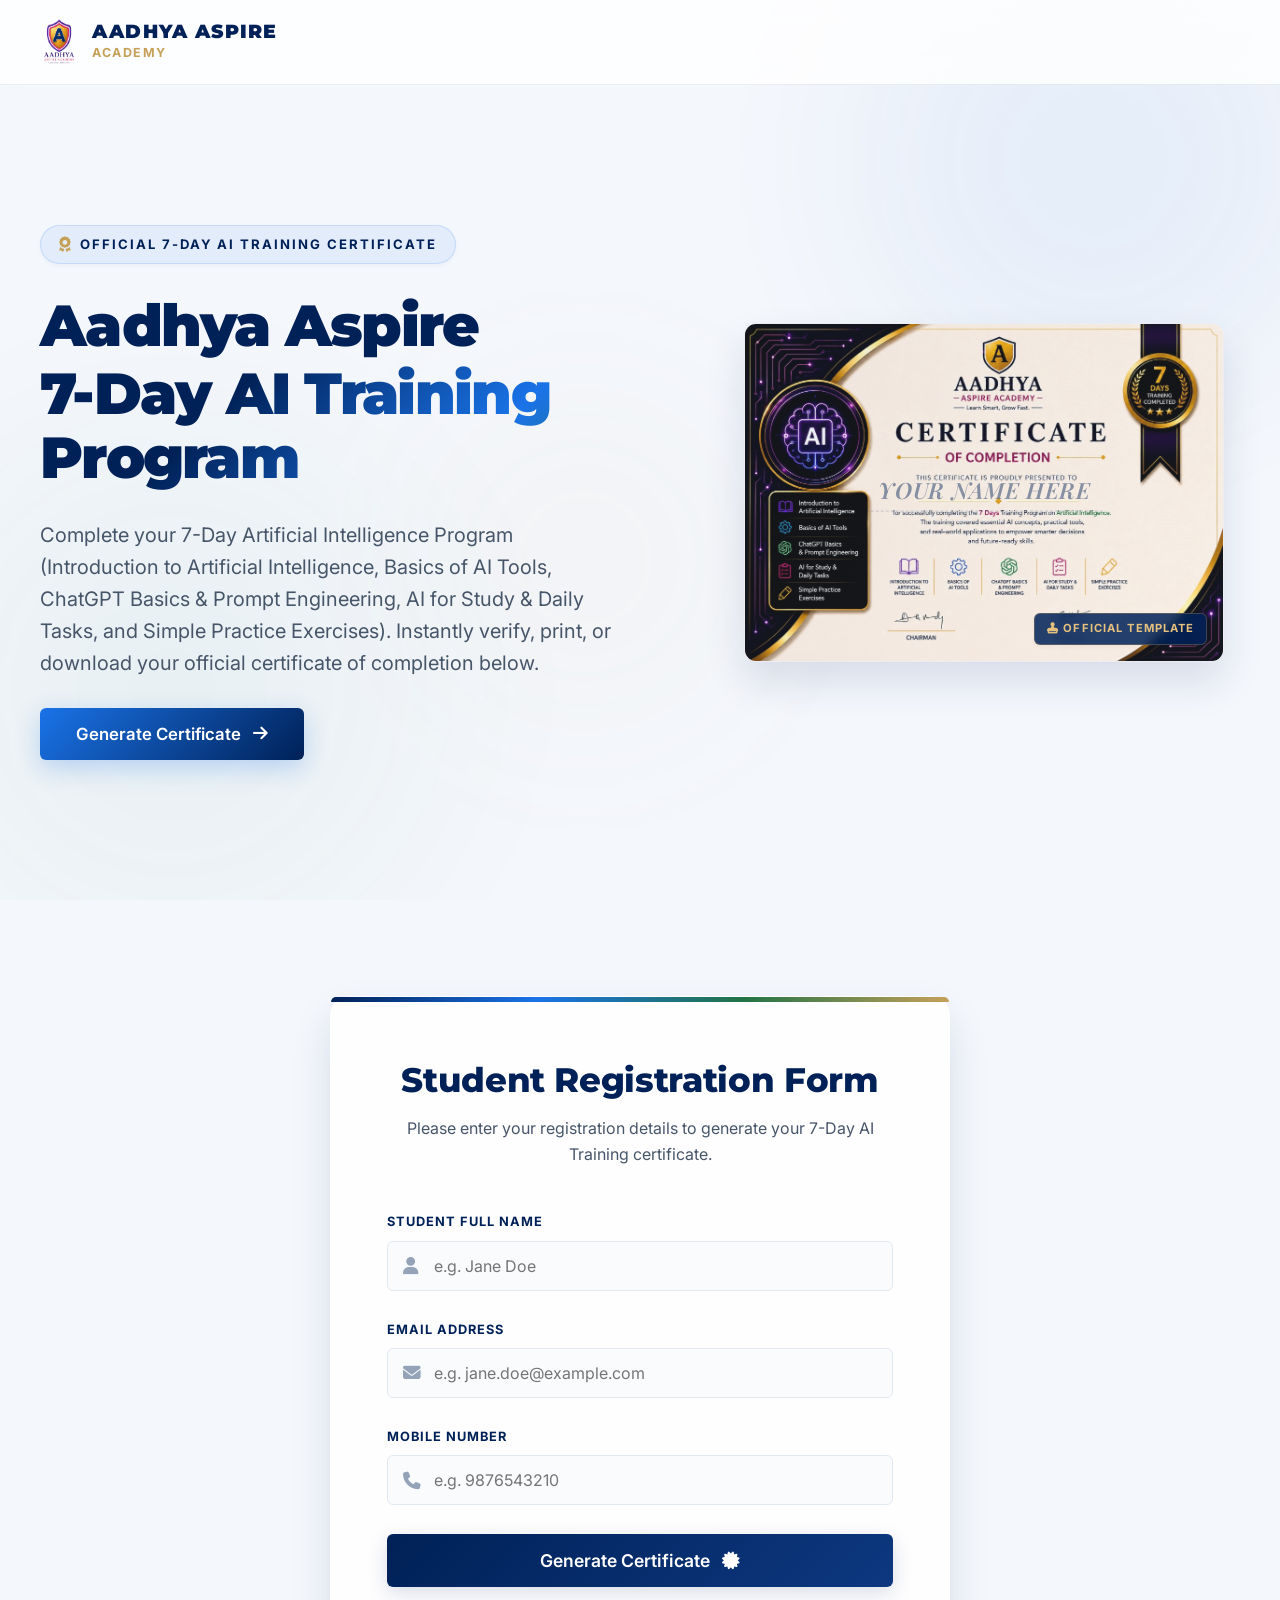
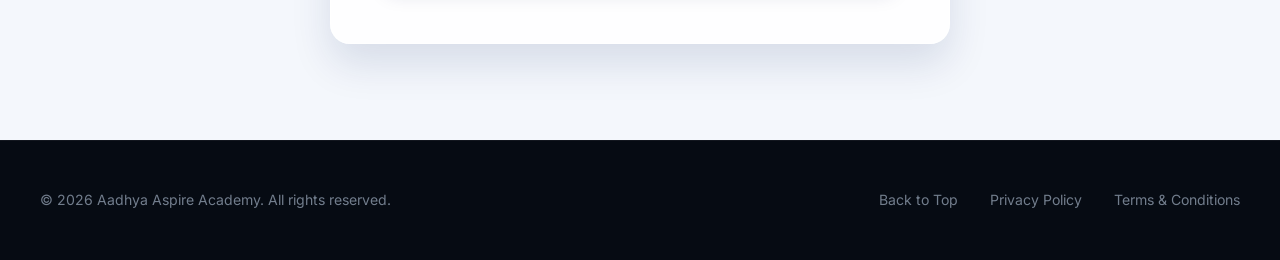
<file: index.html>
<!DOCTYPE html>
<html lang="en">
<head>
  <meta charset="UTF-8">
  <meta name="viewport" content="width=device-width, initial-scale=1.0">
  <meta name="color-scheme" content="light">
  <title>Aadhya Aspire 7-Day AI Training Program</title>
  <meta name="description" content="Complete your 7-Day Artificial Intelligence Program (Introduction to Artificial Intelligence, Basics of AI Tools, ChatGPT Basics & Prompt Engineering, AI for Study & Daily Tasks, and Simple Practice Exercises) with Aadhya Aspire Academy. Instantly verify, print, or download your official certificate.">
  
  <!-- FontAwesome Icons -->
  <link rel="stylesheet" href="https://cdnjs.cloudflare.com/ajax/libs/font-awesome/6.4.0/css/all.min.css">
  
  <!-- Custom Stylesheet -->
  <link rel="stylesheet" href="style.css?v=7">
</head>
<body>

  <!-- Floating Background Blobs -->
  <div class="bg-animations">
    <div class="blob blob-1"></div>
    <div class="blob blob-2"></div>
    <div class="blob blob-3"></div>
  </div>

  <!-- Top Sticky Header Navigation -->
  <header class="main-header" id="mainHeader">
    <div class="header-container">
      <a href="#mainHeader" class="logo-link" id="navLogo">
        <img src="aadhya_logo.png" alt="Aadhya Aspire Academy Logo" class="logo-img">
        <div class="logo-text-wrapper">
          <span class="logo-text-academy">Aadhya Aspire</span>
          <span class="logo-tagline">Academy</span>
        </div>
      </a>
    </div>
  </header>

  <main class="landing-main">
    
    <!-- Hero Section -->
    <section class="hero-section">
      <div class="hero-container">
        
        <!-- Left Column: Heading and CTAs -->
        <div class="hero-content">
          <div class="badge-tag">
            <i class="fa-solid fa-award"></i> Official 7-Day AI Training Certificate
          </div>
          <h1 class="hero-heading">
            Aadhya Aspire<br><span class="gradient-text">7-Day AI Training Program</span>
          </h1>
          <p class="hero-subheading">
            Complete your 7-Day Artificial Intelligence Program (Introduction to Artificial Intelligence, Basics of AI Tools, ChatGPT Basics & Prompt Engineering, AI for Study & Daily Tasks, and Simple Practice Exercises). Instantly verify, print, or download your official certificate of completion below.
          </p>
          <button type="button" class="hero-cta-btn" id="heroCtaBtn">
            Generate Certificate <i class="fa-solid fa-arrow-right"></i>
          </button>
        </div>
        
        <!-- Right Column: Interactive Mockup -->
        <div class="hero-visual">
          <div class="mockup-card" id="mockupCard">
            <img src="certificate_template.jpeg?v=4" alt="Aadhya Aspire 7-Day AI Certificate Preview" class="mockup-img">
            <div class="mockup-overlay">
              <div class="mockup-name-placeholder" id="mockupName">YOUR NAME HERE</div>
            </div>
            <div class="mockup-badge">
              <i class="fa-solid fa-stamp"></i> Official Template
            </div>
          </div>
        </div>

      </div>
    </section>

    <!-- Student Details Form Section -->
    <section class="form-section" id="registration-form">
      <div class="form-container">
        <div class="form-header">
          <h2>Student Registration Form</h2>
          <p>Please enter your registration details to generate your 7-Day AI Training certificate.</p>
        </div>
        
        <form id="certificateForm" novalidate>
          
          <!-- Name Field -->
          <div class="form-group" id="groupStudentName">
            <label for="studentName">Student Full Name</label>
            <div class="input-wrapper">
              <i class="fa-solid fa-user input-icon"></i>
              <input 
                type="text" 
                id="studentName" 
                name="studentName" 
                placeholder="e.g. Jane Doe" 
                required
              >
            </div>
            <span class="validation-msg" id="errStudentName">Name is required and should contain only alphabets.</span>
          </div>

          <!-- Email Field -->
          <div class="form-group" id="groupStudentEmail">
            <label for="studentEmail">Email Address</label>
            <div class="input-wrapper">
              <i class="fa-solid fa-envelope input-icon"></i>
              <input 
                type="email" 
                id="studentEmail" 
                name="studentEmail" 
                placeholder="e.g. jane.doe@example.com" 
                required
              >
            </div>
            <span class="validation-msg" id="errStudentEmail">Please enter a valid email address.</span>
          </div>

          <!-- Mobile Field -->
          <div class="form-group" id="groupStudentMobile">
            <label for="studentMobile">Mobile Number</label>
            <div class="input-wrapper">
              <i class="fa-solid fa-phone input-icon"></i>
              <input 
                type="tel" 
                id="studentMobile" 
                name="studentMobile" 
                placeholder="e.g. 9876543210" 
                required
              >
            </div>
            <span class="validation-msg" id="errStudentMobile">Please enter a valid 10-digit mobile number.</span>
          </div>

          <!-- Submit Button -->
          <button type="submit" class="form-submit-btn" id="submitBtn">
            Generate Certificate <i class="fa-solid fa-certificate"></i>
          </button>

        </form>
      </div>
    </section>
  </main>

  <!-- Generating Certificate Loader Modal -->
  <div class="loading-overlay" id="loadingOverlay">
    <div class="loading-card">
      <div class="loader-spinner-wrapper">
        <div class="loader-circle"></div>
        <img src="aadhya_logo.png" alt="Aadhya Logo" class="loader-logo">
      </div>
      
      <div class="loader-text">
        <h3>Generating Certificate</h3>
        <p>Please wait while we prepare your official document...</p>
      </div>

      <!-- Progress bar -->
      <div class="loader-progress-bar">
        <div class="loader-progress-fill" id="loaderProgressFill"></div>
      </div>

      <!-- Animated Steps -->
      <div class="loader-steps">
        <div class="loader-step pending" id="step1">
          <i class="fa-solid fa-circle-notch"></i>
          <span>Validating student details...</span>
        </div>
        <div class="loader-step pending" id="step2">
          <i class="fa-solid fa-circle-notch"></i>
          <span>Compiling 7-Day AI training credentials...</span>
        </div>
        <div class="loader-step pending" id="step3">
          <i class="fa-solid fa-circle-notch"></i>
          <span>Drawing print-ready layout canvas...</span>
        </div>
        <div class="loader-step pending" id="step4">
          <i class="fa-solid fa-circle-notch"></i>
          <span>Applying Chairman and Principal signatures...</span>
        </div>
      </div>
    </div>
  </div>

  <!-- Footer -->
  <footer class="main-footer">
    <div class="footer-content">
      <p>&copy; 2026 Aadhya Aspire Academy. All rights reserved.</p>
      <div class="footer-links">
        <a href="#mainHeader">Back to Top</a>
        <a href="#">Privacy Policy</a>
        <a href="#">Terms & Conditions</a>
      </div>
    </div>
  </footer>

  <!-- Core Javascript -->
  <script src="script.js?v=7"></script>
</body>
</html>
</file>
<file: style.css>
/* Google Fonts Imports */
@import url('https://fonts.googleapis.com/css2?family=Inter:wght@300;400;500;600;700&family=Montserrat:wght@400;500;600;700;800;900&family=Cinzel:wght@500;600;700;800&family=Playfair+Display:ital,wght@0,600;0,700;1,600&display=swap');

/* CSS Variables & Design Tokens */
:root {
  /* Color Palette */
  --primary-color: #002157;       /* Deep Academy Navy */
  --primary-light: #0d3880;       /* Medium Navy */
  --secondary-color: #1a73e8;     /* Modern Accent Blue */
  --excel-green: #217346;         /* Excel Branding Green */
  --gold-accent: #c5a059;         /* Premium Gold */
  --gold-bright: #e5c17d;         /* Highlight Gold */
  --background: #f4f7fc;          /* Sleek Off-White */
  --surface: #ffffff;
  --text-dark: #0f172a;
  --text-light: #475569;
  --text-muted: #94a3b8;
  --border-color: #e2e8f0;
  --success-color: #10b981;
  --error-color: #ef4444;

  /* Fonts */
  --font-header: 'Montserrat', sans-serif;
  --font-body: 'Inter', sans-serif;
  --font-serif: 'Cinzel', serif;

  /* Layout Constants */
  --container-max: 1200px;
  --radius-sm: 6px;
  --radius-md: 12px;
  --radius-lg: 20px;
  --radius-full: 9999px;

  /* Shadows */
  --shadow-sm: 0 2px 4px rgba(0, 33, 87, 0.04);
  --shadow-md: 0 8px 30px rgba(0, 33, 87, 0.06);
  --shadow-lg: 0 20px 40px rgba(0, 33, 87, 0.12);
  --shadow-glow: 0 0 25px rgba(26, 115, 232, 0.2);

  /* Transitions */
  --transition-fast: 0.2s cubic-bezier(0.4, 0, 0.2, 1);
  --transition-normal: 0.4s cubic-bezier(0.4, 0, 0.2, 1);
  --transition-slow: 0.8s cubic-bezier(0.4, 0, 0.2, 1);
}

/* Base Reset & Core Styles */
* {
  margin: 0;
  padding: 0;
  box-sizing: border-box;
}

html {
  scroll-behavior: smooth;
}

body {
  font-family: var(--font-body);
  background-color: var(--background);
  color: var(--text-dark);
  line-height: 1.6;
  min-height: 100vh;
  display: flex;
  flex-direction: column;
  overflow-x: hidden;
  position: relative;
  color-scheme: light !important;
}

/* Stunning Animated Background Blobs */
.bg-animations {
  position: fixed;
  top: 0;
  left: 0;
  width: 100%;
  height: 100%;
  z-index: -1;
  overflow: hidden;
  pointer-events: none;
}

.blob {
  position: absolute;
  border-radius: var(--radius-full);
  filter: blur(80px);
  opacity: 0.5;
  animation: float-blob 20s infinite alternate ease-in-out;
}

.blob-1 {
  width: 500px;
  height: 500px;
  background: radial-gradient(circle, rgba(26, 115, 232, 0.15) 0%, rgba(0, 33, 87, 0.05) 100%);
  top: -10%;
  right: -5%;
  animation-duration: 25s;
}

.blob-2 {
  width: 600px;
  height: 600px;
  background: radial-gradient(circle, rgba(33, 115, 70, 0.12) 0%, rgba(244, 247, 252, 0) 100%);
  bottom: -10%;
  left: -10%;
  animation-duration: 30s;
  animation-delay: -5s;
}

.blob-3 {
  width: 400px;
  height: 400px;
  background: radial-gradient(circle, rgba(197, 160, 89, 0.1) 0%, rgba(244, 247, 252, 0) 100%);
  top: 40%;
  left: 30%;
  animation-duration: 18s;
  animation-delay: -10s;
}

@keyframes float-blob {
  0% { transform: translate(0, 0) scale(1); }
  50% { transform: translate(50px, 30px) scale(1.1); }
  100% { transform: translate(-30px, -50px) scale(0.9); }
}

h1, h2, h3, h4, h5, h6 {
  font-family: var(--font-header);
  font-weight: 700;
  color: var(--primary-color);
  letter-spacing: -0.01em;
}

a {
  text-decoration: none;
  color: inherit;
}

/* Header Navigation (Glassmorphic) */
header.main-header {
  background-color: rgba(255, 255, 255, 0.8);
  backdrop-filter: blur(12px);
  -webkit-backdrop-filter: blur(12px);
  border-bottom: 1px solid rgba(0, 33, 87, 0.08);
  padding: 1rem 2rem;
  position: sticky;
  top: 0;
  z-index: 100;
  transition: all var(--transition-fast);
}

header.main-header.scrolled {
  padding: 0.75rem 2rem;
  box-shadow: var(--shadow-sm);
  background-color: rgba(255, 255, 255, 0.95);
}

.header-container {
  max-width: var(--container-max);
  margin: 0 auto;
  display: flex;
  justify-content: space-between;
  align-items: center;
}

.logo-link {
  display: flex;
  align-items: center;
  gap: 14px;
  transition: transform var(--transition-fast);
}

.logo-link:hover {
  transform: translateY(-1px);
}

.logo-img {
  height: 52px;
  width: auto;
  object-fit: contain;
}

.logo-text-wrapper {
  display: flex;
  flex-direction: column;
}

.logo-text-academy {
  font-family: var(--font-header);
  font-weight: 900;
  font-size: 1.2rem;
  letter-spacing: 0.06em;
  color: var(--primary-color);
  text-transform: uppercase;
  line-height: 1.1;
}

.logo-tagline {
  font-size: 0.78rem;
  color: var(--gold-accent);
  font-weight: 700;
  letter-spacing: 0.12em;
  text-transform: uppercase;
}

/* Main Layout container */
main.landing-main {
  flex: 1;
  display: flex;
  flex-direction: column;
}

/* Hero Section (Split Screen, Full Height) */
.hero-section {
  min-height: calc(100vh - 85px);
  display: flex;
  align-items: center;
  justify-content: center;
  padding: 4rem 2rem;
  position: relative;
}

.hero-container {
  max-width: var(--container-max);
  width: 100%;
  margin: 0 auto;
  display: grid;
  grid-template-columns: 1.1fr 0.9fr;
  gap: 4rem;
  align-items: center;
}

.hero-content {
  display: flex;
  flex-direction: column;
  align-items: flex-start;
  gap: 1.8rem;
  animation: slideInLeft var(--transition-normal);
}

.badge-tag {
  background-color: rgba(26, 115, 232, 0.08);
  border: 1px solid rgba(26, 115, 232, 0.15);
  color: var(--primary-color);
  padding: 8px 18px;
  font-size: 0.82rem;
  font-weight: 700;
  text-transform: uppercase;
  letter-spacing: 0.15em;
  border-radius: var(--radius-full);
  display: inline-flex;
  align-items: center;
  gap: 8px;
  box-shadow: var(--shadow-sm);
  animation: pulse-border 3s infinite alternate;
}

@keyframes pulse-border {
  0% { border-color: rgba(26, 115, 232, 0.15); }
  100% { border-color: rgba(197, 160, 89, 0.6); }
}

.badge-tag i {
  color: var(--gold-accent);
  font-size: 0.95rem;
}

.hero-heading {
  font-size: 3.6rem;
  line-height: 1.12;
  letter-spacing: -0.03em;
  font-weight: 900;
}

.hero-heading span.gradient-text {
  background: linear-gradient(135deg, var(--primary-color) 30%, var(--secondary-color) 70%, var(--excel-green) 100%);
  -webkit-background-clip: text;
  -webkit-text-fill-color: transparent;
  display: block;
  margin-top: 0.2rem;
}

.hero-subheading {
  font-size: 1.25rem;
  color: var(--text-light);
  font-weight: 400;
  line-height: 1.6;
  max-width: 580px;
}

.hero-cta-btn {
  background: linear-gradient(135deg, var(--secondary-color) 0%, var(--primary-color) 100%);
  color: var(--surface);
  font-family: var(--font-body);
  font-weight: 600;
  font-size: 1.05rem;
  padding: 16px 36px;
  border: none;
  border-radius: var(--radius-sm);
  cursor: pointer;
  box-shadow: 0 8px 25px rgba(26, 115, 232, 0.25);
  transition: all var(--transition-fast);
  display: inline-flex;
  align-items: center;
  gap: 12px;
  position: relative;
  overflow: hidden;
}

.hero-cta-btn::before {
  content: '';
  position: absolute;
  top: 0;
  left: -100%;
  width: 100%;
  height: 100%;
  background: linear-gradient(90deg, transparent, rgba(255, 255, 255, 0.2), transparent);
  transition: all 0.6s ease;
}

.hero-cta-btn:hover::before {
  left: 100%;
}

.hero-cta-btn:hover {
  transform: translateY(-3px);
  box-shadow: 0 12px 30px rgba(26, 115, 232, 0.35);
}

.hero-cta-btn:active {
  transform: translateY(-1px);
}

/* Hero Certificate Mockup Card (Right Side) */
.hero-visual {
  display: flex;
  justify-content: center;
  align-items: center;
  animation: slideInRight var(--transition-normal);
}

.mockup-card {
  position: relative;
  width: 100%;
  max-width: 480px;
  aspect-ratio: 1.414; /* A4 aspect ratio */
  background-color: var(--surface);
  border-radius: var(--radius-md);
  box-shadow: var(--shadow-lg);
  overflow: hidden;
  border: 1px solid rgba(0, 33, 87, 0.08);
  transform-style: preserve-3d;
  perspective: 1000px;
  transition: transform var(--transition-normal), box-shadow var(--transition-normal);
  cursor: pointer;
}

.mockup-card:hover {
  transform: translateY(-8px) rotateY(-5deg) rotateX(5deg);
  box-shadow: 0 30px 60px rgba(0, 33, 87, 0.18), var(--shadow-glow);
}

.mockup-img {
  width: 100%;
  height: 100%;
  object-fit: cover;
  opacity: 0.92;
}

.mockup-overlay {
  position: absolute;
  top: 0;
  left: 0;
  width: 100%;
  height: 100%;
  background: linear-gradient(135deg, rgba(0, 33, 87, 0.05) 0%, rgba(26, 115, 232, 0.02) 100%);
  display: flex;
  flex-direction: column;
  justify-content: center;
  align-items: center;
  pointer-events: none;
}

.mockup-name-placeholder {
  position: absolute;
  top: 49.5%;
  left: 50%;
  transform: translate(-50%, -50%);
  font-family: 'Playfair Display', serif;
  font-style: italic;
  font-size: 1.4rem;
  font-weight: 600;
  color: rgba(0, 33, 87, 0.45);
  border-bottom: 1px dashed rgba(0, 33, 87, 0.2);
  letter-spacing: 0.03em;
  padding: 2px 12px;
}

.mockup-badge {
  position: absolute;
  bottom: 16px;
  right: 16px;
  background-color: rgba(0, 33, 87, 0.85);
  color: var(--gold-bright);
  padding: 6px 12px;
  font-size: 0.7rem;
  font-weight: 700;
  letter-spacing: 0.1em;
  text-transform: uppercase;
  border-radius: var(--radius-sm);
  backdrop-filter: blur(4px);
  border: 1px solid rgba(197, 160, 89, 0.3);
  box-shadow: var(--shadow-sm);
}

/* Registration Form Section */
.form-section {
  padding: 6rem 2rem;
  background-color: transparent;
  display: flex;
  justify-content: center;
  align-items: center;
  position: relative;
}

.form-container {
  background-color: rgba(255, 255, 255, 0.85);
  backdrop-filter: blur(20px);
  -webkit-backdrop-filter: blur(20px);
  border: 1px solid rgba(255, 255, 255, 0.6);
  border-radius: var(--radius-lg);
  box-shadow: var(--shadow-lg);
  padding: 3.5rem 3.5rem;
  width: 100%;
  max-width: 620px;
  position: relative;
  transition: transform var(--transition-fast), box-shadow var(--transition-fast);
}

.form-container:hover {
  box-shadow: 0 25px 50px rgba(0, 33, 87, 0.1), var(--shadow-glow);
}

.form-container::before {
  content: '';
  position: absolute;
  top: 0;
  left: 0;
  width: 100%;
  height: 5px;
  background: linear-gradient(90deg, var(--primary-color), var(--secondary-color), var(--excel-green), var(--gold-accent));
  border-top-left-radius: var(--radius-lg);
  border-top-right-radius: var(--radius-lg);
}

.form-header {
  text-align: center;
  margin-bottom: 2.8rem;
}

.form-header h2 {
  font-size: 2.1rem;
  margin-bottom: 0.6rem;
  font-weight: 800;
}

.form-header p {
  color: var(--text-light);
  font-size: 1rem;
}

.form-group {
  margin-bottom: 1.8rem;
  display: flex;
  flex-direction: column;
  gap: 8px;
  position: relative;
}

.form-group label {
  font-size: 0.8rem;
  font-weight: 700;
  color: var(--primary-color);
  text-transform: uppercase;
  letter-spacing: 0.08em;
  transition: color var(--transition-fast);
}

.input-wrapper {
  position: relative;
  display: flex;
  align-items: center;
}

.input-wrapper i.input-icon {
  position: absolute;
  left: 16px;
  color: var(--text-muted);
  font-size: 1.1rem;
  transition: color var(--transition-fast);
}

.input-wrapper input {
  width: 100%;
  padding: 14px 16px 14px 46px;
  border: 1.5px solid var(--border-color);
  border-radius: var(--radius-sm);
  font-family: var(--font-body);
  font-size: 1rem;
  color: var(--text-dark);
  background-color: rgba(244, 247, 252, 0.5);
  transition: all var(--transition-fast);
}

.input-wrapper input:focus {
  outline: none;
  border-color: var(--secondary-color);
  background-color: var(--surface);
  box-shadow: 0 0 0 4px rgba(26, 115, 232, 0.15);
}

.input-wrapper input:focus + i.input-icon {
  color: var(--secondary-color);
}

/* Form Input Validation Cues */
.form-group.valid input {
  border-color: var(--success-color);
  background-color: rgba(16, 185, 129, 0.02);
}
.form-group.valid label {
  color: var(--success-color);
}

.form-group.invalid input {
  border-color: var(--error-color);
  background-color: rgba(239, 68, 68, 0.02);
}
.form-group.invalid label {
  color: var(--error-color);
}

.validation-msg {
  font-size: 0.8rem;
  color: var(--error-color);
  margin-top: 4px;
  display: none;
  font-weight: 500;
  animation: slideInDown 0.2s ease;
}

.form-group.invalid .validation-msg {
  display: block;
}

.form-submit-btn {
  width: 100%;
  background: linear-gradient(135deg, var(--primary-color) 0%, var(--primary-light) 100%);
  color: var(--surface);
  font-family: var(--font-body);
  font-weight: 600;
  font-size: 1.1rem;
  padding: 16px;
  border: none;
  border-radius: var(--radius-sm);
  cursor: pointer;
  transition: all var(--transition-fast);
  margin-top: 1.2rem;
  display: flex;
  justify-content: center;
  align-items: center;
  gap: 12px;
  box-shadow: 0 6px 20px rgba(0, 33, 87, 0.15);
}

.form-submit-btn:hover {
  background: linear-gradient(135deg, var(--primary-light) 0%, var(--secondary-color) 100%);
  box-shadow: 0 10px 25px rgba(26, 115, 232, 0.2);
  transform: translateY(-2px);
}

.form-submit-btn:active {
  transform: translateY(0);
}

/* Generating Certificate Loader Overlay */
.loading-overlay {
  position: fixed;
  top: 0;
  left: 0;
  width: 100vw;
  height: 100vh;
  background-color: rgba(0, 13, 44, 0.96);
  z-index: 1000;
  display: flex;
  justify-content: center;
  align-items: center;
  opacity: 0;
  pointer-events: none;
  transition: opacity 0.4s ease;
}

.loading-overlay.active {
  opacity: 1;
  pointer-events: all;
}

.loading-card {
  background-color: var(--surface);
  border-radius: var(--radius-lg);
  padding: 3.5rem;
  width: 90%;
  max-width: 480px;
  box-shadow: 0 25px 60px rgba(0, 0, 0, 0.5);
  display: flex;
  flex-direction: column;
  align-items: center;
  text-align: center;
  gap: 2rem;
  transform: scale(0.9);
  transition: transform 0.4s cubic-bezier(0.34, 1.56, 0.64, 1);
}

.loading-overlay.active .loading-card {
  transform: scale(1);
}

.loader-spinner-wrapper {
  position: relative;
  width: 100px;
  height: 100px;
}

.loader-circle {
  width: 100px;
  height: 100px;
  border: 6px solid var(--background);
  border-top: 6px solid var(--secondary-color);
  border-radius: var(--radius-full);
  animation: spin 1.2s infinite linear;
}

.loader-logo {
  position: absolute;
  top: 50%;
  left: 50%;
  transform: translate(-50%, -50%);
  width: 45px;
  height: 45px;
  object-fit: contain;
  animation: pulse-logo 1.5s infinite alternate ease-in-out;
}

@keyframes spin {
  0% { transform: rotate(0deg); }
  100% { transform: rotate(360deg); }
}

@keyframes pulse-logo {
  0% { transform: translate(-50%, -50%) scale(0.9); }
  100% { transform: translate(-50%, -50%) scale(1.1); }
}

.loader-text h3 {
  font-size: 1.5rem;
  font-weight: 800;
  margin-bottom: 0.5rem;
  background: linear-gradient(135deg, var(--primary-color), var(--secondary-color));
  -webkit-background-clip: text;
  -webkit-text-fill-color: transparent;
}

.loader-text p {
  color: var(--text-light);
  font-size: 0.95rem;
}

/* Loading Steps List */
.loader-steps {
  width: 100%;
  display: flex;
  flex-direction: column;
  align-items: flex-start;
  gap: 12px;
  border-top: 1px solid var(--border-color);
  padding-top: 1.5rem;
}

.loader-step {
  display: flex;
  align-items: center;
  gap: 12px;
  font-size: 0.88rem;
  font-weight: 500;
  color: var(--text-muted);
  width: 100%;
  text-align: left;
  transition: color var(--transition-fast);
}

.loader-step i {
  font-size: 1.05rem;
  width: 20px;
  text-align: center;
}

.loader-step.pending i {
  color: var(--text-muted);
}

.loader-step.active {
  color: var(--primary-color);
  font-weight: 600;
}

.loader-step.active i {
  color: var(--secondary-color);
  animation: spin 2s infinite linear;
}

.loader-step.completed {
  color: var(--success-color);
}

.loader-step.completed i {
  color: var(--success-color);
}

/* Progress bar inside loader */
.loader-progress-bar {
  width: 100%;
  height: 6px;
  background-color: var(--background);
  border-radius: var(--radius-full);
  overflow: hidden;
  position: relative;
}

.loader-progress-fill {
  height: 100%;
  width: 0%;
  background: linear-gradient(90deg, var(--secondary-color), var(--excel-green));
  border-radius: var(--radius-full);
  transition: width 0.3s ease;
}

/* Footer layout */
footer.main-footer {
  background-color: #060b13;
  color: rgba(160, 174, 192, 0.7);
  padding: 3rem 2rem;
  border-top: 1px solid rgba(255, 255, 255, 0.05);
  text-align: center;
  font-size: 0.88rem;
  z-index: 10;
}

.footer-content {
  max-width: var(--container-max);
  margin: 0 auto;
  display: flex;
  justify-content: space-between;
  align-items: center;
  flex-wrap: wrap;
  gap: 1.5rem;
}

.footer-links {
  display: flex;
  gap: 2rem;
}

.footer-links a {
  transition: color var(--transition-fast);
}

.footer-links a:hover {
  color: var(--gold-accent);
}

/* Animations Definitions */
@keyframes slideInLeft {
  from {
    opacity: 0;
    transform: translateX(-40px);
  }
  to {
    opacity: 1;
    transform: translateX(0);
  }
}

@keyframes slideInRight {
  from {
    opacity: 0;
    transform: translateX(40px);
  }
  to {
    opacity: 1;
    transform: translateX(0);
  }
}

@keyframes slideInDown {
  from {
    opacity: 0;
    transform: translateY(-10px);
  }
  to {
    opacity: 1;
    transform: translateY(0);
  }
}

/* Certificate Screen Page Layout */
.certificate-page-main {
  flex: 1;
  padding: 3rem 2rem;
  display: flex;
  flex-direction: column;
  align-items: center;
  justify-content: flex-start;
  background: radial-gradient(circle at center, #edf4fe 0%, #f4f7fc 100%);
  gap: 2.2rem;
  min-height: calc(100vh - 85px);
}

.certificate-actions-bar {
  display: flex;
  gap: 1.2rem;
  justify-content: center;
  align-items: center;
  flex-wrap: wrap;
  animation: slideInDown 0.5s ease-out;
  background-color: rgba(255, 255, 255, 0.7);
  backdrop-filter: blur(10px);
  -webkit-backdrop-filter: blur(10px);
  padding: 12px 24px;
  border-radius: var(--radius-md);
  border: 1px solid rgba(255, 255, 255, 0.5);
  box-shadow: var(--shadow-sm);
  z-index: 20;
}

.action-btn {
  font-family: var(--font-body);
  font-weight: 600;
  font-size: 0.95rem;
  padding: 12px 28px;
  border-radius: var(--radius-sm);
  cursor: pointer;
  display: inline-flex;
  align-items: center;
  gap: 10px;
  transition: all var(--transition-fast);
  border: none;
}

.action-btn-primary {
  background: linear-gradient(135deg, var(--excel-green) 0%, #154c2e 100%);
  color: var(--surface);
  box-shadow: 0 4px 14px rgba(33, 115, 70, 0.25);
}

.action-btn-primary:hover {
  background: linear-gradient(135deg, #25824f 0%, #195b37 100%);
  transform: translateY(-2px);
  box-shadow: 0 6px 20px rgba(33, 115, 70, 0.35);
}

.action-btn-secondary {
  background: linear-gradient(135deg, var(--primary-color) 0%, var(--primary-light) 100%);
  color: var(--surface);
  box-shadow: 0 4px 14px rgba(0, 33, 87, 0.2);
}

.action-btn-secondary:hover {
  background: linear-gradient(135deg, var(--primary-light) 0%, var(--secondary-color) 100%);
  transform: translateY(-2px);
  box-shadow: 0 6px 20px rgba(26, 115, 232, 0.25);
}

.action-btn-outline {
  background-color: transparent;
  color: var(--primary-color);
  border: 1.5px solid var(--primary-color);
  padding: 10px 26px; /* Adjusting padding for border thickness offset */
}

.action-btn-outline:hover {
  background-color: rgba(0, 33, 87, 0.05);
  transform: translateY(-1px);
}

/* The Premium Certificate Rendering Area */
.certificate-preview-container {
  box-shadow: var(--shadow-lg);
  border-radius: var(--radius-md);
  overflow: hidden;
  background-color: #ffffff;
  max-width: 1050px;
  width: 100%;
  aspect-ratio: 1024 / 723;
  position: relative;
  display: flex;
  align-items: center;
  justify-content: center;
  border: 1px solid rgba(0, 33, 87, 0.1);
  animation: slideInLeft 0.7s cubic-bezier(0.16, 1, 0.3, 1);
  transform-origin: center;
  color-scheme: light !important;
  container-type: inline-size;
}

/* Aspect ratio maintainer for absolute children */
.certificate-render-wrapper {
  position: relative;
  width: 100%;
  height: 100%;
}

.certificate-bg-image {
  width: 100%;
  height: 100%;
  display: block;
  object-fit: cover;
  color-scheme: light !important;
  filter: none !important;
}

/* Dynamic overlays using relative container query size units (cqi) */
.certificate-overlay-name {
  position: absolute;
  left: 50%;
  top: 50.0%; /* Positions name elegantly just above the gold line and diamond */
  transform: translate(-50%, -50%);
  width: 82%;
  text-align: center;
  font-family: 'Playfair Display', serif;
  font-style: italic;
  font-weight: 600;
  font-size: 3.0cqi; /* Scaled down for elegant look and to prevent overflow */
  color: #0c1c38; /* Matches template blue */
  letter-spacing: 0.02em;
  white-space: nowrap;
  overflow: hidden;
  text-overflow: ellipsis;
  text-shadow: 0.5px 0.5px 1px rgba(0, 33, 87, 0.1);
}

/* Date Overlay: Cover original completion date and put dynamic live date */
.certificate-date-block-cover {
  position: absolute;
  left: 12.3%; /* Aligns over the existing date text */
  top: 94.6%;  /* Exactly covers the position of "JUNE 8, 2026" line */
  width: 13.0%;
  height: 3.0%;
  background-color: #FAF6ED; /* Exact cream/parchment background hex color matching template */
  display: flex;
  align-items: center;
  justify-content: flex-start;
}

.certificate-overlay-date {
  font-family: var(--font-body);
  font-weight: 700;
  font-size: 1.05cqi; /* Scales dynamically and matches the original size style */
  color: #1a1e26;
  letter-spacing: 0.01em;
  text-transform: uppercase;
}

/* Mobile Responsiveness styling */
@media (max-width: 1024px) {
  .hero-container {
    grid-template-columns: 1fr;
    gap: 3rem;
    text-align: center;
  }
  .hero-content {
    align-items: center;
  }
  .hero-heading {
    font-size: 2.8rem;
  }
  .hero-subheading {
    max-width: 100%;
  }
}

@media (max-width: 768px) {
  header.main-header {
    padding: 1rem 1rem;
  }
  .header-container {
    flex-direction: column;
    gap: 10px;
  }
  .hero-heading {
    font-size: 2.2rem;
  }
  .hero-subheading {
    font-size: 1.05rem;
  }
  .hero-section {
    padding: 2.5rem 1rem;
  }
  .form-section {
    padding: 3rem 1rem;
  }
  .form-container {
    padding: 2.5rem 1.8rem;
  }
  .form-header h2 {
    font-size: 1.7rem;
  }
  .certificate-page-main {
    padding: 2rem 1rem;
  }
  .certificate-actions-bar {
    width: 100%;
    padding: 10px 15px;
    gap: 0.8rem;
  }
  .action-btn {
    width: 100%;
    justify-content: center;
    padding: 12px 20px;
  }
  .action-btn-outline {
    padding: 10px 20px;
  }
  .footer-content {
    flex-direction: column;
}

/* Styles applied during PDF generation capture to prevent screen boundaries scaling bugs */
.certificate-preview-container.pdf-render-mode {
  width: 1000px !important;
  height: 706px !important; /* Matches native 1.415 template aspect ratio at 1000px width */
  max-width: none !important;
  border-radius: 0 !important;
  box-shadow: none !important;
  border: none !important;
  animation: none !important;
  transition: none !important;
  opacity: 1 !important;
  color-scheme: light !important;
  background-color: #ffffff !important;
}

.certificate-preview-container.pdf-render-mode * {
  animation: none !important;
  transition: none !important;
  opacity: 1 !important;
}

.certificate-preview-container.pdf-render-mode .certificate-overlay-name {
  font-size: 30px !important; /* Fixed pixel size scaled for 1000px width */
  top: 50.0% !important;
  font-family: 'Playfair Display', serif !important;
  font-style: italic !important;
  font-weight: 600 !important;
}

.certificate-preview-container.pdf-render-mode .certificate-date-block-cover {
  left: 12.3% !important;
  top: 94.6% !important;
  width: 13.0% !important;
  height: 3.0% !important;
  background-color: #FAF6ED !important;
}

.certificate-preview-container.pdf-render-mode .certificate-overlay-date {
  font-size: 10.5px !important; /* Fixed pixel size scaled for 1000px width */
}

/* PRINT-SPECIFIC CSS RULES (Super Crisp Vector Layout & Aspect Fit) */
@media print {
  @page {
    size: A4 landscape;
    margin: 0;
  }
  
  body, html {
    background-color: #ffffff !important;
    height: 100%;
    overflow: hidden;
    margin: 0;
    padding: 0;
    -webkit-print-color-adjust: exact !important;
    print-color-adjust: exact !important;
    color-scheme: light !important;
  }

  /* Hide header, footer, actions, loading screens on print */
  header, footer, .certificate-actions-bar, .bg-animations, .loading-overlay {
    display: none !important;
  }

  .certificate-page-main {
    padding: 0 !important;
    margin: 0 !important;
    background: none !important;
    height: 100vh;
    display: flex;
    justify-content: center;
    align-items: center;
  }

  .certificate-preview-container {
    box-shadow: none !important;
    border: none !important;
    border-radius: 0 !important;
    max-width: 100% !important;
    width: 100vw !important;
    height: 100vh !important;
    margin: 0 !important;
    padding: 0 !important;
    aspect-ratio: 1024 / 723 !important;
    display: flex;
    justify-content: center;
    align-items: center;
  }

  .certificate-render-wrapper {
    width: 100vw !important;
    height: 100vh !important;
  }

  .certificate-bg-image {
    width: 100% !important;
    height: 100% !important;
  }

  /* Adjust sizing specifically for print scale using viewport width units */
  .certificate-overlay-name {
    font-size: 3.0vw !important;
    top: 50.0% !important;
    font-family: 'Playfair Display', serif !important;
    font-style: italic !important;
    font-weight: 600 !important;
  }
  
  .certificate-date-block-cover {
    left: 12.3% !important;
    top: 94.6% !important;
    background-color: #FAF6ED !important;
    /* Webkit-print-color-adjust guarantees this solid cover will print */
    -webkit-print-color-adjust: exact !important;
    print-color-adjust: exact !important;
  }

  .certificate-overlay-date {
    font-size: 1.05vw !important;
  }
}
</file>
